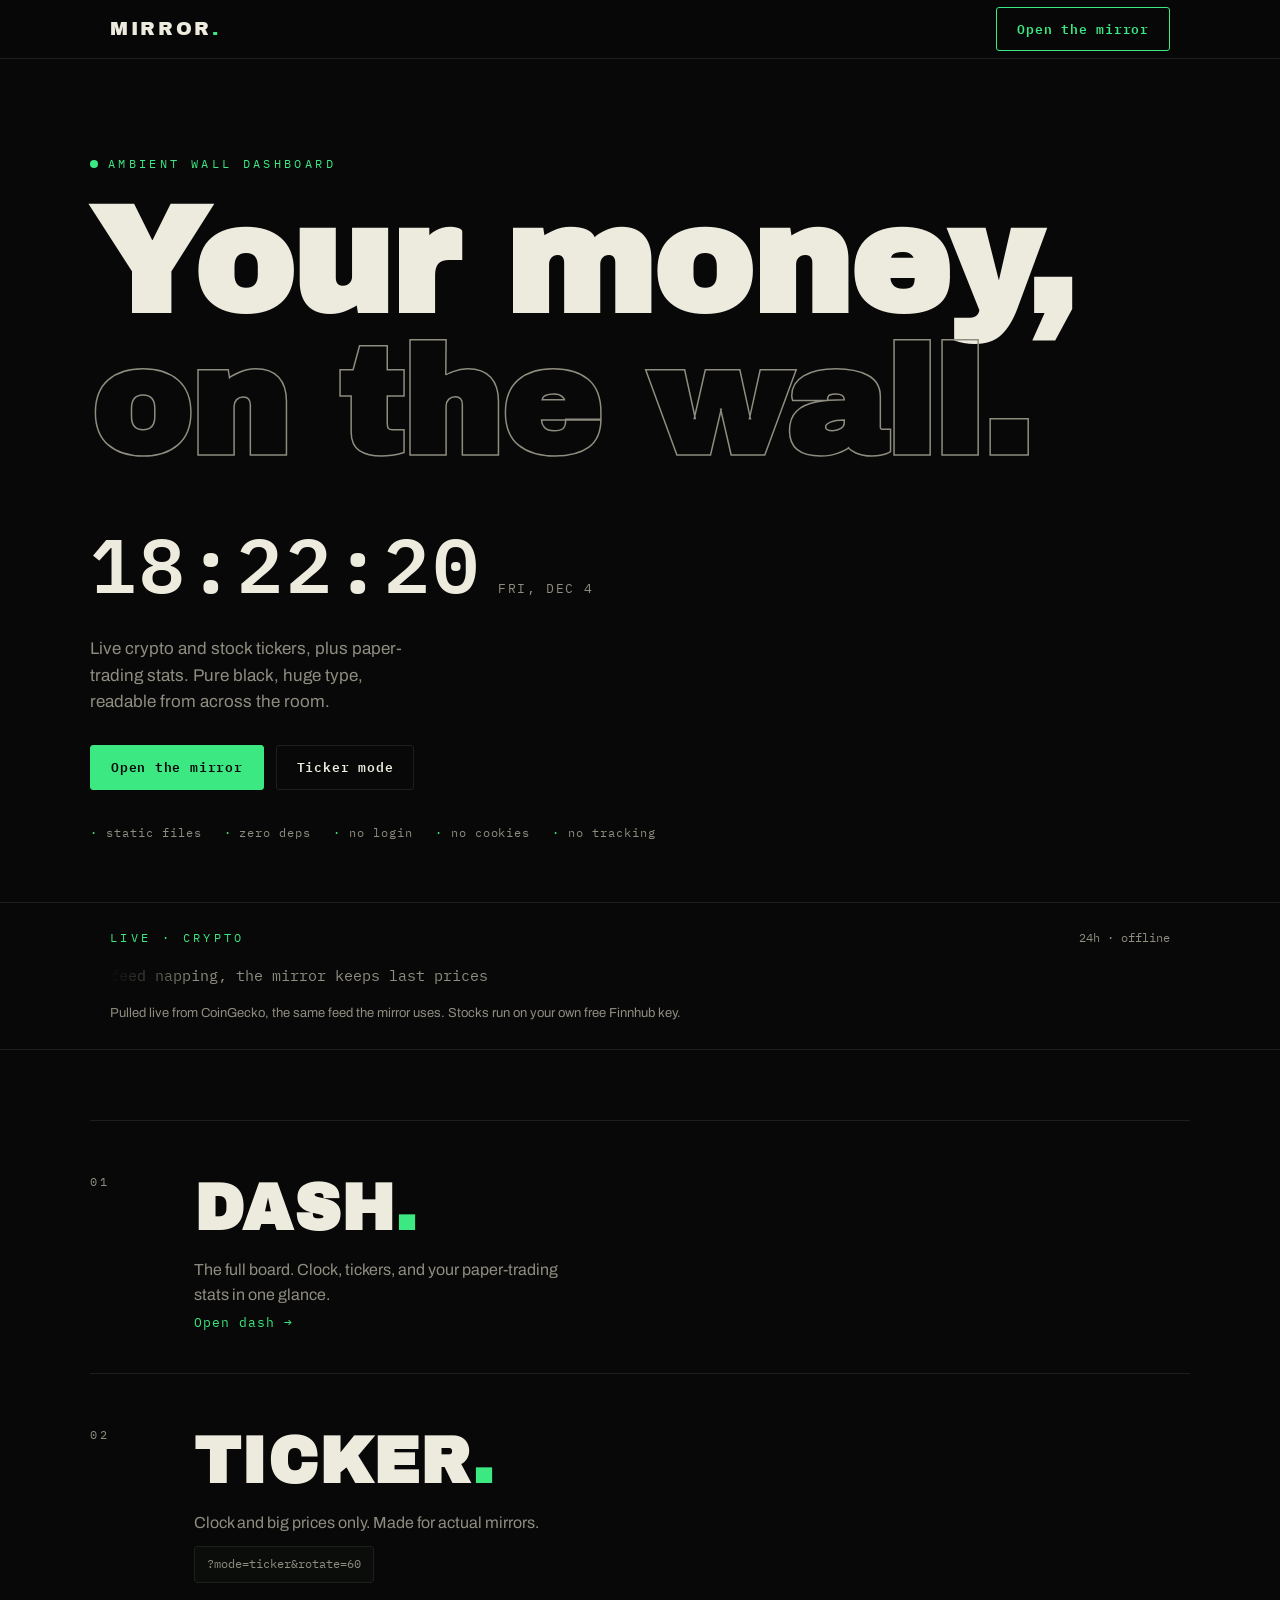
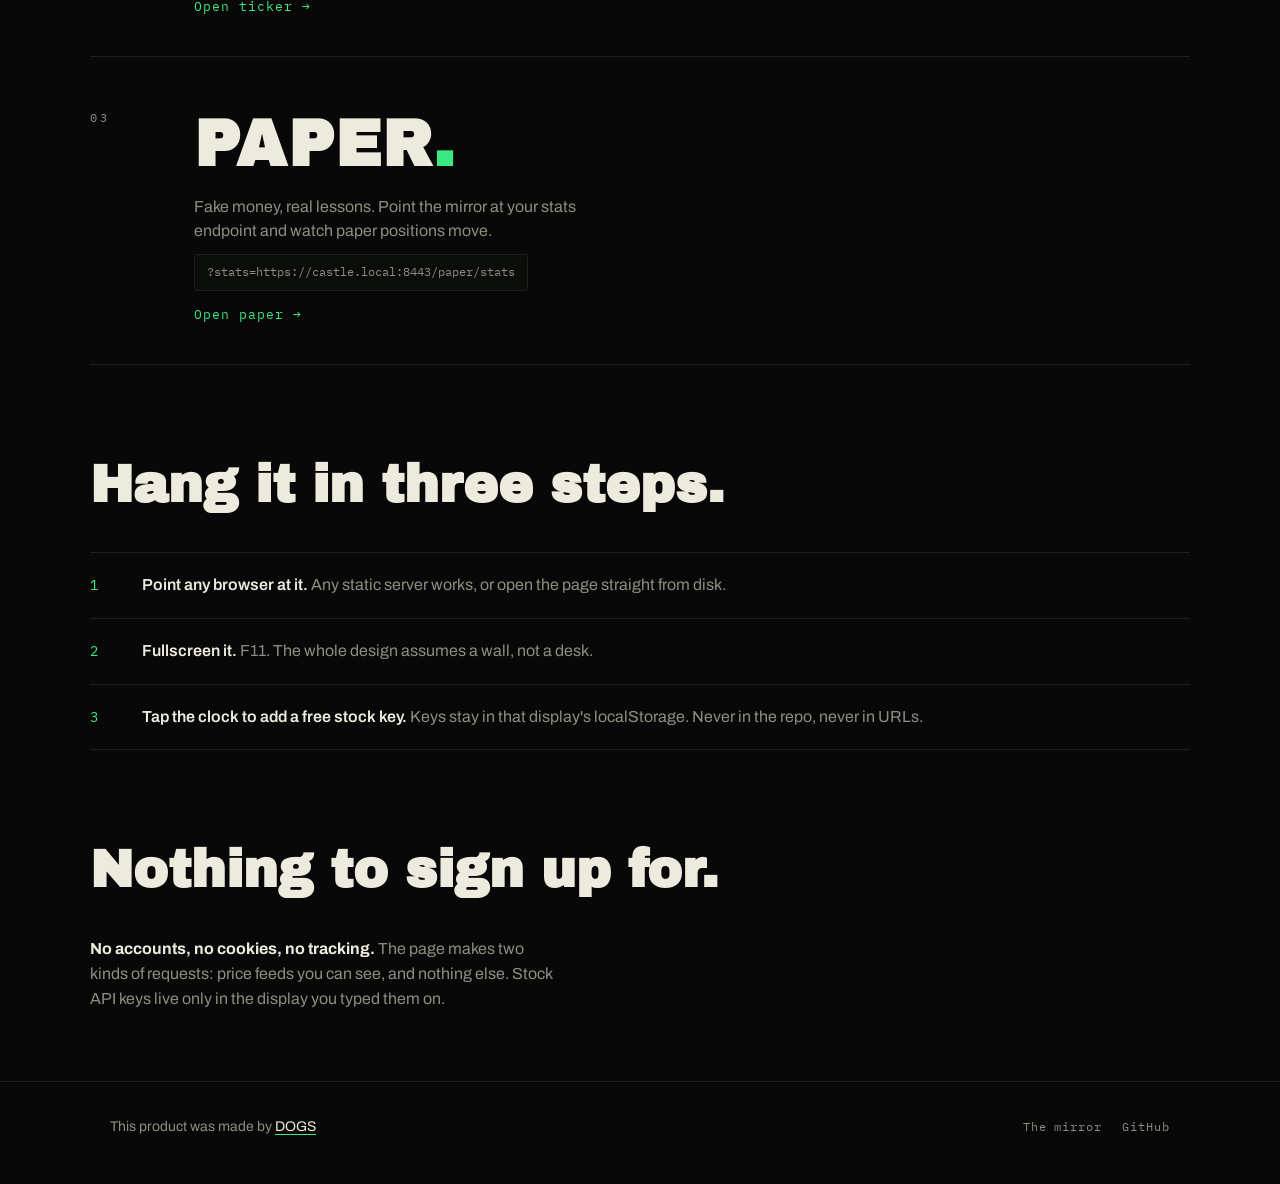
<file: index.html>
<!DOCTYPE html>
<html lang="en">
<head>
<meta charset="utf-8">
<meta name="viewport" content="width=device-width, initial-scale=1">
<title>MIRROR — live market tickers for your wall</title>
<meta name="description" content="MIRROR is a smart-mirror wall dashboard: live crypto and stock tickers plus paper-trading stats. Static files, zero dependencies, no login.">
<meta property="og:type" content="website">
<meta property="og:url" content="https://yeahdogs.github.io/mirror/">
<meta property="og:title" content="MIRROR — live market tickers for your wall">
<meta property="og:description" content="An ambient wall dashboard: live tickers plus paper-trading stats. Pure black, huge type, readable across the room.">
<meta property="og:image" content="https://yeahdogs.github.io/mirror/og.png">
<meta name="twitter:card" content="summary_large_image">
<link rel="icon" href="data:image/svg+xml,%3Csvg xmlns='http://www.w3.org/2000/svg' viewBox='0 0 64 64'%3E%3Crect width='64' height='64' rx='12' fill='%23070807'/%3E%3Ctext x='32' y='45' font-family='monospace' font-size='36' font-weight='bold' fill='%233ce882' text-anchor='middle'%3EM%3C/text%3E%3C/svg%3E">
<link rel="apple-touch-icon" href="data:image/svg+xml,%3Csvg xmlns='http://www.w3.org/2000/svg' viewBox='0 0 64 64'%3E%3Crect width='64' height='64' rx='12' fill='%23070807'/%3E%3Ctext x='32' y='45' font-family='monospace' font-size='36' font-weight='bold' fill='%233ce882' text-anchor='middle'%3EM%3C/text%3E%3C/svg%3E">
<link rel="preconnect" href="https://fonts.googleapis.com">
<link rel="preconnect" href="https://fonts.gstatic.com" crossorigin>
<link href="https://fonts.googleapis.com/css2?family=Archivo+Black&family=Archivo:wght@400;600&family=IBM+Plex+Mono:wght@400;600&display=swap" rel="stylesheet">
<script>
/* Old wall bookmarks used index.html with app query params: hand them to the app. */
if (/[?&](mode|stats|rotate)=/i.test(location.search)) location.replace("app.html" + location.search);
document.documentElement.classList.add("js");
</script>
<style>
:root{
  --bg:#070807; --panel:#0b0d0b; --ink:#edeade; --mut:#8f8c80;
  --line:#1c1f1b; --grn:#3ce882; --red:#ff6161;
  --disp:"Archivo Black",system-ui,sans-serif;
  --body:"Archivo",system-ui,sans-serif;
  --mono:"IBM Plex Mono",ui-monospace,monospace;
}
*{margin:0;padding:0;box-sizing:border-box}
html{scroll-behavior:smooth}
body{background:var(--bg);color:var(--ink);font-family:var(--body);font-size:16px;line-height:1.55;
  -webkit-font-smoothing:antialiased;overflow-x:hidden}
::selection{background:var(--grn);color:#070807}
a{color:inherit}
.wrap{max-width:1100px;margin:0 auto;padding:0 20px}

/* header: sticky mobile CTA */
.top{position:sticky;top:0;z-index:50;background:rgba(7,8,7,.86);
  backdrop-filter:blur(10px);-webkit-backdrop-filter:blur(10px);border-bottom:1px solid var(--line)}
.top-in{display:flex;align-items:center;justify-content:space-between;height:58px}
.wordmark{font-family:var(--disp);font-size:19px;letter-spacing:.14em;text-decoration:none}
.wordmark .dot{color:var(--grn)}
.btn{display:inline-block;font-family:var(--mono);font-size:13px;font-weight:600;letter-spacing:.06em;
  text-decoration:none;padding:11px 20px;border:1px solid var(--grn);color:var(--grn);border-radius:3px;
  transition:background .18s,color .18s}
.btn:hover{background:var(--grn);color:#070807}
.btn.solid{background:var(--grn);color:#070807}
.btn.solid:hover{background:#5cf59b}
.btn.ghost{border-color:var(--line);color:var(--ink)}
.btn.ghost:hover{border-color:var(--ink);background:transparent;color:var(--ink)}

/* hero */
.hero{padding:64px 0 40px;position:relative}
.eyebrow{font-family:var(--mono);font-size:12px;letter-spacing:.28em;color:var(--grn);margin-bottom:18px}
.eyebrow .pulse{display:inline-block;width:8px;height:8px;border-radius:50%;background:var(--grn);
  margin-right:10px;animation:pulse 2s ease-in-out infinite}
@keyframes pulse{0%,100%{opacity:1}50%{opacity:.25}}
h1{font-family:var(--disp);font-size:clamp(52px,15vw,150px);line-height:.95;letter-spacing:-.01em}
h1 .thin{display:block;color:transparent;-webkit-text-stroke:1.5px var(--mut)}
.clockline{display:flex;align-items:baseline;gap:16px;margin:28px 0 6px;flex-wrap:wrap}
#clock{font-family:var(--mono);font-size:clamp(40px,10vw,76px);font-weight:600;letter-spacing:.04em;
  font-variant-numeric:tabular-nums}
#dateline{font-family:var(--mono);font-size:13px;color:var(--mut);letter-spacing:.12em}
.lede{max-width:34ch;color:var(--mut);font-size:17px;margin:14px 0 30px}
.cta-row{display:flex;gap:12px;flex-wrap:wrap}
.specs{display:flex;gap:8px 22px;flex-wrap:wrap;margin-top:34px;font-family:var(--mono);
  font-size:12px;color:var(--mut);letter-spacing:.08em}
.specs span::before{content:"·";color:var(--grn);margin-right:8px}

/* live tape */
.tape-sec{border-top:1px solid var(--line);border-bottom:1px solid var(--line);padding:26px 0;overflow:hidden}
.tape-label{display:flex;justify-content:space-between;align-items:center;margin-bottom:16px}
.tape-label .t{font-family:var(--mono);font-size:12px;letter-spacing:.28em;color:var(--grn)}
.tape-label .n{font-family:var(--mono);font-size:12px;color:var(--mut)}
.tape{overflow:hidden;white-space:nowrap;
  -webkit-mask-image:linear-gradient(90deg,transparent,#000 8%,#000 92%,transparent);
  mask-image:linear-gradient(90deg,transparent,#000 8%,#000 92%,transparent)}
.tape-track{display:inline-flex;gap:44px;padding-right:44px;animation:tape 28s linear infinite;will-change:transform}
@keyframes tape{to{transform:translateX(-50%)}}
.chip{font-family:var(--mono);font-size:15px;display:inline-flex;align-items:center;gap:10px}
.chip .sym{font-weight:600;letter-spacing:.08em}
.chip .px{font-variant-numeric:tabular-nums}
.chip .ch{font-variant-numeric:tabular-nums}
.up{color:var(--grn)} .down{color:var(--red)}
.sk{width:150px;height:20px;border-radius:3px;background:var(--line);animation:pulse 1.4s ease-in-out infinite}
.tape-note{margin-top:14px;font-size:13px;color:var(--mut)}

/* modes: editorial bands */
.modes{padding:70px 0 10px}
.mode{border-top:1px solid var(--line);padding:38px 0;display:grid;gap:10px}
.mode:last-child{border-bottom:1px solid var(--line)}
.mode .idx{font-family:var(--mono);font-size:12px;color:var(--mut);letter-spacing:.24em}
.mode h2{font-family:var(--disp);font-size:clamp(34px,9vw,64px);letter-spacing:.02em}
.mode h2 .g{color:var(--grn)}
.mode p{color:var(--mut);max-width:44ch}
.mode a.go{font-family:var(--mono);font-size:13px;letter-spacing:.08em;color:var(--grn);
  text-decoration:none;display:inline-block;margin-top:6px}
.mode a.go:hover{text-decoration:underline}
.mode .param{font-family:var(--mono);font-size:12px;color:var(--mut);background:var(--panel);
  border:1px solid var(--line);border-radius:3px;padding:8px 12px;display:inline-block;margin-top:10px;
  overflow-x:auto;max-width:100%}

/* setup */
.setup{padding:70px 0}
.setup h2,.privacy h2{font-family:var(--disp);font-size:clamp(28px,7vw,52px);margin-bottom:26px}
.step{display:flex;gap:18px;padding:20px 0;border-top:1px solid var(--line);align-items:baseline}
.step:last-child{border-bottom:1px solid var(--line)}
.step .n{font-family:var(--mono);color:var(--grn);font-size:14px;min-width:34px}
.step p{color:var(--mut)}
.step p b{color:var(--ink);font-weight:600}

/* privacy */
.privacy{padding:10px 0 70px}
.privacy p{color:var(--mut);max-width:52ch}
.privacy p b{color:var(--ink)}

/* footer */
footer{border-top:1px solid var(--line);padding:34px 0 46px}
.foot{display:flex;justify-content:space-between;gap:20px;flex-wrap:wrap;align-items:center}
.attr{font-size:14px;color:var(--mut)}
.attr a{color:var(--ink);text-decoration:none;border-bottom:1px solid var(--grn)}
.foot nav{display:flex;gap:20px;font-family:var(--mono);font-size:12px;letter-spacing:.08em}
.foot nav a{color:var(--mut);text-decoration:none}
.foot nav a:hover{color:var(--ink)}

/* reveal */
.js [data-rv]{opacity:0;transform:translateY(22px);transition:opacity .7s ease,transform .7s ease}
.js [data-rv].on{opacity:1;transform:none}

@media (min-width:760px){
  .hero{padding:96px 0 60px}
  .mode{grid-template-columns:80px 1fr;gap:6px 24px}
  .mode .idx{padding-top:14px}
}
@media (prefers-reduced-motion:reduce){
  .tape-track{animation:none}
  .eyebrow .pulse,.sk{animation:none}
  .js [data-rv]{opacity:1;transform:none;transition:none}
  html{scroll-behavior:auto}
}
</style>
</head>
<body>

<header class="top">
  <div class="wrap top-in">
    <a class="wordmark" href="./">MIRROR<span class="dot">.</span></a>
    <a class="btn" href="app.html">Open the mirror</a>
  </div>
</header>

<main>
  <section class="hero wrap">
    <p class="eyebrow"><span class="pulse"></span>AMBIENT WALL DASHBOARD</p>
    <h1>Your money,<span class="thin">on the wall.</span></h1>
    <div class="clockline">
      <div id="clock" aria-label="current time">--:--</div>
      <div id="dateline"></div>
    </div>
    <p class="lede">Live crypto and stock tickers, plus paper-trading stats. Pure black, huge type, readable from across the room.</p>
    <div class="cta-row">
      <a class="btn solid" href="app.html">Open the mirror</a>
      <a class="btn ghost" href="app.html?mode=ticker">Ticker mode</a>
    </div>
    <div class="specs">
      <span>static files</span><span>zero deps</span><span>no login</span><span>no cookies</span><span>no tracking</span>
    </div>
  </section>

  <section class="tape-sec" aria-label="live crypto prices">
    <div class="wrap">
      <div class="tape-label">
        <span class="t">LIVE · CRYPTO</span>
        <span class="n" id="tape-note">24h · no key needed</span>
      </div>
      <div class="tape"><div class="tape-track" id="tape-track">
        <span class="sk"></span><span class="sk"></span><span class="sk"></span>
      </div></div>
      <p class="tape-note">Pulled live from CoinGecko, the same feed the mirror uses. Stocks run on your own free Finnhub key.</p>
    </div>
  </section>

  <section class="modes wrap">
    <div class="mode" data-rv>
      <span class="idx">01</span>
      <div>
        <h2>DASH<span class="g">.</span></h2>
        <p>The full board. Clock, tickers, and your paper-trading stats in one glance.</p>
        <a class="go" href="app.html?mode=dash">Open dash &rarr;</a>
      </div>
    </div>
    <div class="mode" data-rv>
      <span class="idx">02</span>
      <div>
        <h2>TICKER<span class="g">.</span></h2>
        <p>Clock and big prices only. Made for actual mirrors.</p>
        <div><span class="param">?mode=ticker&amp;rotate=60</span></div>
        <a class="go" href="app.html?mode=ticker">Open ticker &rarr;</a>
      </div>
    </div>
    <div class="mode" data-rv>
      <span class="idx">03</span>
      <div>
        <h2>PAPER<span class="g">.</span></h2>
        <p>Fake money, real lessons. Point the mirror at your stats endpoint and watch paper positions move.</p>
        <div><span class="param">?stats=https://castle.local:8443/paper/stats</span></div>
        <a class="go" href="app.html?mode=dash">Open paper &rarr;</a>
      </div>
    </div>
  </section>

  <section class="setup wrap">
    <h2 data-rv>Hang it in three steps.</h2>
    <div class="step" data-rv><span class="n">1</span><p><b>Point any browser at it.</b> Any static server works, or open the page straight from disk.</p></div>
    <div class="step" data-rv><span class="n">2</span><p><b>Fullscreen it.</b> F11. The whole design assumes a wall, not a desk.</p></div>
    <div class="step" data-rv><span class="n">3</span><p><b>Tap the clock to add a free stock key.</b> Keys stay in that display's localStorage. Never in the repo, never in URLs.</p></div>
  </section>

  <section class="privacy wrap">
    <h2 data-rv>Nothing to sign up for.</h2>
    <p data-rv><b>No accounts, no cookies, no tracking.</b> The page makes two kinds of requests: price feeds you can see, and nothing else. Stock API keys live only in the display you typed them on.</p>
  </section>
</main>

<footer>
  <div class="wrap foot">
    <p class="attr">This product was made by <a href="https://wearedogs.net" rel="noopener">DOGS</a></p>
    <nav>
      <a href="app.html">The mirror</a>
      <a href="https://github.com/YEAHDOGS/mirror" rel="noopener">GitHub</a>
    </nav>
  </div>
</footer>

<script>
(function(){
  "use strict";
  /* clock + date */
  var clock=document.getElementById("clock"),dateline=document.getElementById("dateline");
  function tick(){
    var d=new Date(),p=function(n){return(n<10?"0":"")+n};
    clock.textContent=p(d.getHours())+":"+p(d.getMinutes())+":"+p(d.getSeconds());
    dateline.textContent=d.toLocaleDateString("en-US",{weekday:"short",month:"short",day:"numeric"}).toUpperCase();
  }
  tick();setInterval(tick,1000);

  /* reveal on scroll */
  var els=document.querySelectorAll("[data-rv]");
  if("IntersectionObserver" in window){
    var io=new IntersectionObserver(function(es){
      es.forEach(function(e){if(e.isIntersecting){e.target.classList.add("on");io.unobserve(e.target)}});
    },{threshold:.12});
    els.forEach(function(el){io.observe(el)});
  }else{els.forEach(function(el){el.classList.add("on")})}

  /* live crypto tape */
  var track=document.getElementById("tape-track"),note=document.getElementById("tape-note");
  function fmt(n){
    if(typeof n!=="number"||!isFinite(n))return "--";
    if(n>=1000)return n.toLocaleString("en-US",{maximumFractionDigits:0});
    return n.toLocaleString("en-US",{maximumFractionDigits:2});
  }
  function chip(sym,price,chg){
    var s=document.createElement("span");s.className="chip";
    var a=document.createElement("span");a.className="sym";a.textContent=sym;
    var b=document.createElement("span");b.className="px";b.textContent="$"+fmt(price);
    var c=document.createElement("span");c.className="ch "+(chg>=0?"up":"down");
    c.textContent=(chg>=0?"\u25B2 ":"\u25BC ")+Math.abs(chg).toFixed(2)+"%";
    s.appendChild(a);s.appendChild(b);s.appendChild(c);return s;
  }
  fetch("https://api.coingecko.com/api/v3/coins/markets?vs_currency=usd&ids=bitcoin,ethereum,solana&price_change_percentage=24h")
    .then(function(r){if(!r.ok)throw new Error("feed");return r.json()})
    .then(function(data){
      track.innerHTML="";
      var order={bitcoin:0,ethereum:1,solana:2};
      data.sort(function(x,y){return(order[x.id]-order[y.id])});
      data.forEach(function(c){
        var sym={bitcoin:"BTC",ethereum:"ETH",solana:"SOL"}[c.id]||c.symbol.toUpperCase();
        track.appendChild(chip(sym,c.current_price,c.price_change_percentage_24h));
      });
      /* duplicate for the seamless loop */
      Array.prototype.slice.call(track.children).forEach(function(n){track.appendChild(n.cloneNode(true))});
      note.textContent="24h · live";
    })
    .catch(function(){
      track.innerHTML="";
      var m=document.createElement("span");m.className="chip";
      m.style.color="var(--mut)";m.textContent="feed napping, the mirror keeps last prices";
      track.appendChild(m);note.textContent="24h · offline";
    });
})();
</script>
</body>
</html>
</file>
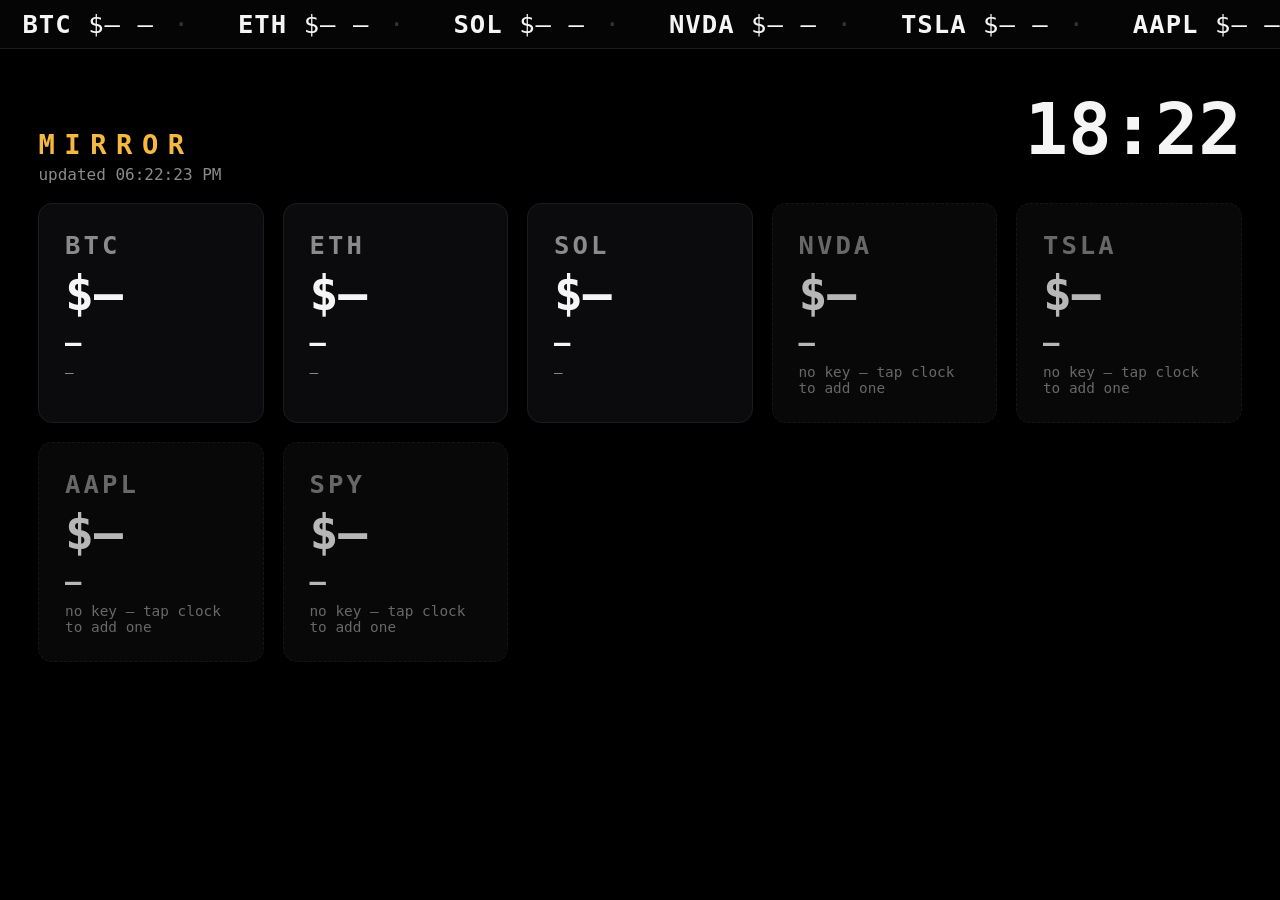
<file: app.html>
<!DOCTYPE html>
<html lang="en">
<head>
<meta charset="utf-8">
<meta name="viewport" content="width=device-width, initial-scale=1">
<title>MIRROR — live tickers</title>
<link rel="stylesheet" href="styles.css">
</head>
<body>

<!-- scrolling ticker tape -->
<div id="tape" class="tape"><div id="tape-track" class="tape-track"></div></div>

<main id="dash">
  <header class="topbar">
    <div>
      <div class="brand">MIRROR</div>
      <div id="updated" class="updated">connecting…</div>
    </div>
    <div id="clock" class="clock" title="tap for data-feed settings">--:--</div>
  </header>

  <section id="cards" class="cards"></section>

  <section id="paper" class="paper hidden">
    <div class="paper-head">
      <span class="brand">PAPER</span>
      <span class="muted">fake money · real lessons</span>
    </div>
    <div id="paper-stats" class="paper-stats"></div>
    <div id="paper-pos" class="paper-pos"></div>
  </section>
</main>

<div id="tickeronly" class="tickeronly hidden">
  <div class="to-clock" id="to-clock" title="tap for data-feed settings">--:--</div>
  <div class="to-track" id="to-track"></div>
</div>

<!-- data-feed settings: tap the clock. Keys stay in this display's localStorage. -->
<div id="settings" class="settings hidden">
  <div class="settings-card">
    <div class="settings-title">DATA FEEDS</div>
    <div class="field">
      <label for="key-finnhub">FINNHUB KEY <span class="muted">free · finnhub.io · 60/min</span></label>
      <input id="key-finnhub" type="password" autocomplete="off" autocapitalize="off" spellcheck="false" placeholder="paste key">
    </div>
    <div class="field">
      <label for="key-twelve">TWELVE DATA KEY <span class="muted">free · twelvedata.com · backup</span></label>
      <input id="key-twelve" type="password" autocomplete="off" autocapitalize="off" spellcheck="false" placeholder="paste key">
    </div>
    <div class="settings-row">
      <button id="keys-save" type="button">SAVE</button>
      <button id="keys-clear" type="button">CLEAR</button>
      <button id="settings-close" type="button">DONE</button>
    </div>
    <div class="settings-note">Keys stay in this display's localStorage — never in the repo, never in URLs. Crypto needs no key.</div>
  </div>
</div>

<script src="mirror.js"></script>
</body>
</html>
</file>
<file: styles.css>
/* MIRROR — wall display. Pure black, huge type, glanceable from across the room. */
:root {
  --bg: #000;
  --fg: #f5f5f5;
  --dim: #8a8a8a;
  --up: #22ff88;
  --down: #ff4444;
  --gold: #f5b942;
  --card: #0b0b0d;
  --line: #1c1c20;
}
* { box-sizing: border-box; margin: 0; padding: 0; }
html, body { height: 100%; }
body {
  background: var(--bg); color: var(--fg);
  font-family: "SF Mono", ui-monospace, Menlo, Consolas, monospace;
  overflow-x: hidden;
  -webkit-font-smoothing: antialiased;
}
.hidden { display: none !important; }

/* ---------- ticker tape ---------- */
.tape {
  overflow: hidden; white-space: nowrap;
  border-bottom: 1px solid var(--line);
  background: #050506;
}
.tape-track {
  display: inline-block; padding: 0.55rem 0;
  animation: tape 45s linear infinite;
  font-size: clamp(1rem, 2.2vw, 1.6rem);
  letter-spacing: 0.04em;
}
@keyframes tape { from { transform: translateX(0); } to { transform: translateX(-50%); } }
.tick { display: inline-block; padding: 0 1.4rem; }
.tick .sym { color: var(--fg); font-weight: 700; }
.tick .chg-up { color: var(--up); }
.tick .chg-down { color: var(--down); }
.tick .sep { color: #333; padding: 0 0.2rem; }

/* ---------- dashboard ---------- */
#dash { padding: clamp(1rem, 3vw, 2.5rem); max-width: 1600px; margin: 0 auto; }
.topbar { display: flex; justify-content: space-between; align-items: baseline; margin-bottom: 1.2rem; }
.brand { font-size: clamp(1.1rem, 2.4vw, 1.7rem); font-weight: 800; letter-spacing: 0.35em; color: var(--gold); }
.updated { color: var(--dim); font-size: clamp(0.7rem, 1.5vw, 1rem); margin-top: 0.3rem; }
.clock { font-size: clamp(2rem, 6vw, 4.5rem); font-weight: 700; font-variant-numeric: tabular-nums; }

.cards { display: grid; grid-template-columns: repeat(auto-fit, minmax(220px, 1fr)); gap: clamp(0.6rem, 1.5vw, 1.2rem); }
.card {
  background: var(--card); border: 1px solid var(--line); border-radius: 14px;
  padding: clamp(0.9rem, 2vw, 1.6rem);
}
.card .sym { font-size: clamp(1rem, 2.4vw, 1.6rem); font-weight: 800; letter-spacing: 0.12em; color: var(--dim); }
.card .price { font-size: clamp(1.7rem, 4.2vw, 3rem); font-weight: 700; font-variant-numeric: tabular-nums; margin: 0.35rem 0; }
.card .chg { font-size: clamp(1rem, 2.6vw, 1.7rem); font-weight: 700; font-variant-numeric: tabular-nums; }
.card .note { color: var(--dim); font-size: clamp(0.65rem, 1.4vw, 0.9rem); margin-top: 0.4rem; }
.up { color: var(--up); } .down { color: var(--down); }
.stale { opacity: 0.45; }

/* ---------- paper stats ---------- */
.paper { margin-top: clamp(1.2rem, 3vw, 2.2rem); border-top: 1px solid var(--line); padding-top: 1.2rem; }
.paper-head { display: flex; align-items: baseline; gap: 1rem; margin-bottom: 0.8rem; }
.muted { color: var(--dim); font-size: clamp(0.75rem, 1.6vw, 1rem); }
.paper-stats { display: flex; flex-wrap: wrap; gap: clamp(1rem, 4vw, 3rem); margin-bottom: 0.8rem; }
.pstat .lbl { color: var(--dim); font-size: clamp(0.7rem, 1.5vw, 0.95rem); letter-spacing: 0.2em; }
.pstat .val { font-size: clamp(1.6rem, 4vw, 2.8rem); font-weight: 700; font-variant-numeric: tabular-nums; }
.paper-pos { display: flex; flex-wrap: wrap; gap: 0.6rem; }
.ppos {
  border: 1px solid var(--line); border-radius: 10px; padding: 0.55rem 0.9rem;
  font-size: clamp(0.85rem, 1.9vw, 1.2rem); font-variant-numeric: tabular-nums;
}
.ppos .sym { font-weight: 800; }

/* ---------- ticker-only mode ---------- */
.tickeronly {
  min-height: 100vh; display: flex; flex-direction: column;
  justify-content: center; align-items: center; gap: 2rem; padding: 2rem;
}
.to-clock { font-size: clamp(3rem, 12vw, 9rem); font-weight: 700; font-variant-numeric: tabular-nums; }
.to-track { font-size: clamp(1.6rem, 5vw, 4rem); font-weight: 700; text-align: center; line-height: 1.7; font-variant-numeric: tabular-nums; }
.to-track .sym { color: var(--gold); }

/* ---------- data-feed settings ---------- */
.clock, .to-clock { cursor: pointer; }
.settings {
  position: fixed; inset: 0; z-index: 50;
  background: rgba(0,0,0,0.85);
  display: flex; align-items: center; justify-content: center; padding: 1.5rem;
}
.settings-card {
  background: var(--card); border: 1px solid var(--line); border-radius: 16px;
  padding: clamp(1.2rem, 3vw, 2rem); width: min(560px, 100%);
}
.settings-title { color: var(--gold); font-weight: 800; letter-spacing: 0.35em; margin-bottom: 1rem; font-size: clamp(1rem, 2.4vw, 1.4rem); }
.field { margin-bottom: 1rem; }
.field label { display: block; color: var(--dim); font-size: clamp(0.7rem, 1.6vw, 0.95rem); letter-spacing: 0.12em; margin-bottom: 0.4rem; }
.field input {
  width: 100%; background: #000; color: var(--fg); border: 1px solid var(--line);
  border-radius: 10px; padding: 0.9rem 1rem; font-size: 1.1rem; font-family: inherit;
}
.field input:focus { outline: none; border-color: var(--gold); }
.settings-row { display: flex; gap: 0.8rem; margin: 1.2rem 0 0.8rem; }
.settings-row button {
  flex: 1; background: #111; color: var(--fg); border: 1px solid var(--line);
  border-radius: 10px; padding: 0.9rem; font-size: 1rem; font-weight: 700; letter-spacing: 0.1em;
  font-family: inherit; cursor: pointer; min-height: 52px;
}
#keys-save { border-color: var(--gold); color: var(--gold); }
.settings-note { color: var(--dim); font-size: clamp(0.7rem, 1.5vw, 0.9rem); line-height: 1.5; }
.nokey { border-style: dashed; opacity: 0.75; }

/* narrow screens: stack everything, keep type huge */
@media (max-width: 560px) {
  .cards { grid-template-columns: 1fr 1fr; }
  .topbar { flex-direction: column; gap: 0.4rem; }
}
</file>
